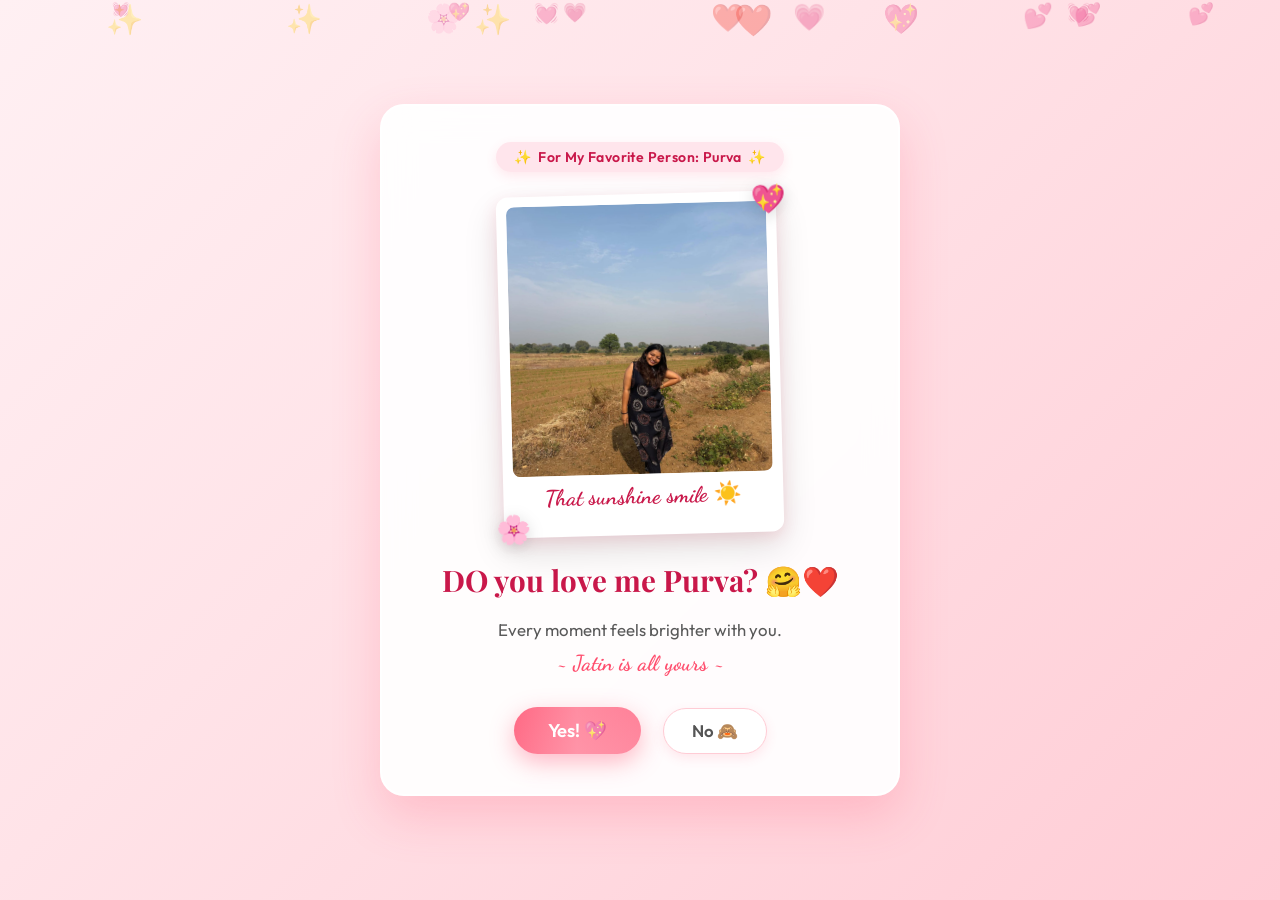
<file: index.html>
<!DOCTYPE html>
<html lang="en">
  <head>
    <meta charset="UTF-8" />
    <meta name="viewport" content="width=device-width, initial-scale=1.0, maximum-scale=1.0, user-scalable=no" />
    <title>Do You Love Me, Purva? 💖 | For Purva from Jatin</title>
    <meta name="description" content="A special question from Jatin to Purva." />
    <link rel="stylesheet" href="./style.css" />
  </head>
  <body>
    <div class="container">
      <div class="badge">
        <span>✨</span> For My Favorite Person: Purva <span>✨</span>
      </div>

      <div class="photo-frame-wrapper">
        <div class="polaroid-card">
          <span class="floating-sticker sticker-top-right">💖</span>
          <img
            src="public/purvaP1.jpeg"
            alt="Beautiful Purva"
            class="polaroid-img"
            loading="eager"
          />
          <div class="polaroid-caption">That sunshine smile ☀️</div>
          <span class="floating-sticker sticker-bottom-left">🌸</span>
        </div>
      </div>

      <h1>DO you love me Purva? 🤗❤️</h1>
      <p class="subtitle">
        Every moment feels brighter with you. <br />
        <span class="author-tag">~ Jatin is all yours ~</span>
      </p>

      <div class="btn-group">
        <a href="yes.html" class="btn-custom btn-yes" id="yes-btn">
          Yes! 💖
        </a>
        <a href="no1.html" class="btn-custom btn-no" id="no-btn">
          No 🙈
        </a>
      </div>
    </div>

    <script src="./script.js"></script>
  </body>
</html>
</file>
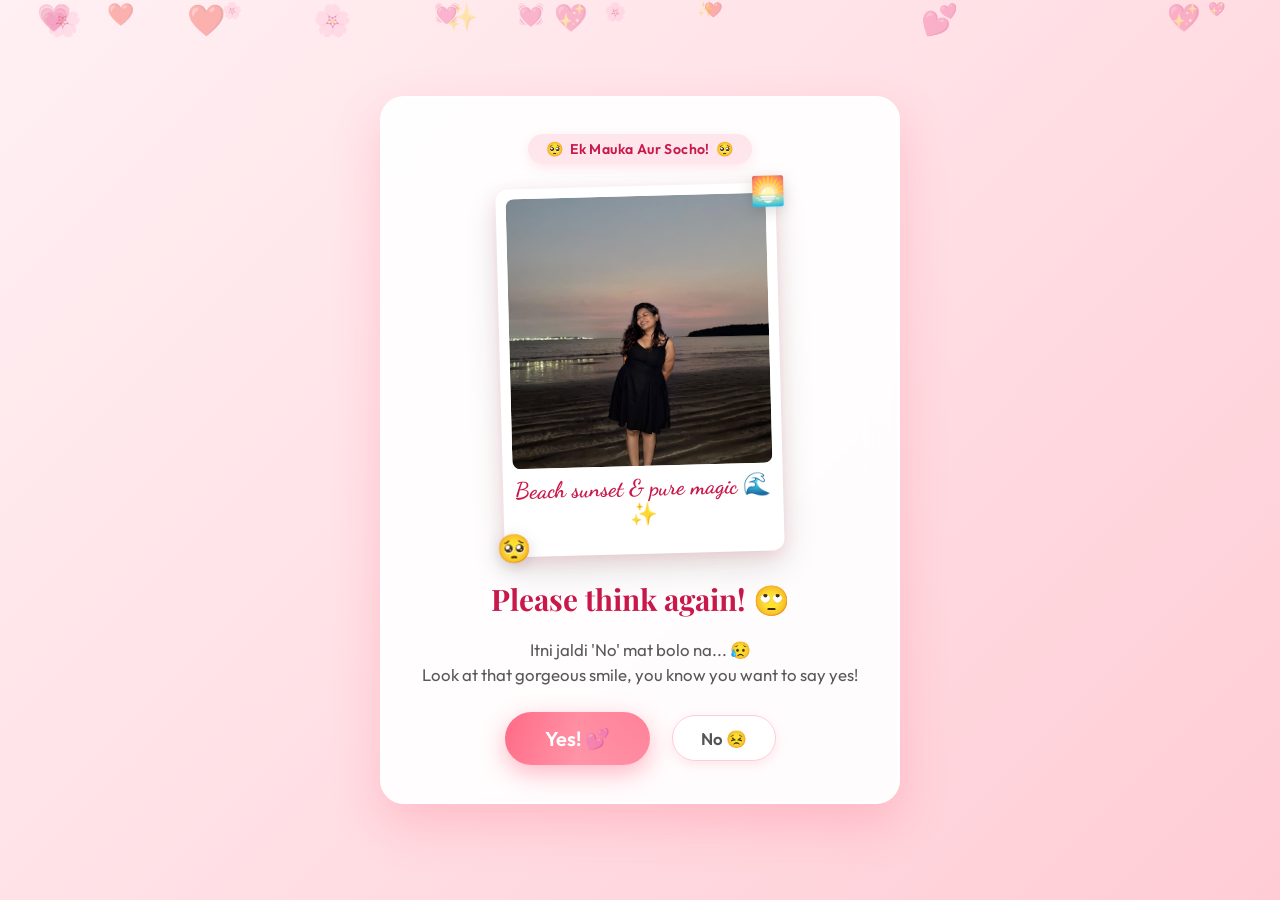
<file: no1.html>
<!DOCTYPE html>
<html lang="en">
  <head>
    <meta charset="UTF-8" />
    <meta name="viewport" content="width=device-width, initial-scale=1.0, maximum-scale=1.0, user-scalable=no" />
    <title>Please Think Again, Purva! 🥺 | For Purva from Jatin</title>
    <meta name="description" content="Please think again Purva! A special question from Jatin." />
    <link rel="stylesheet" href="./style.css" />
  </head>
  <body>
    <div class="container">
      <div class="badge">
        <span>🥺</span> Ek Mauka Aur Socho! <span>🥺</span>
      </div>

      <div class="photo-frame-wrapper">
        <div class="polaroid-card">
          <span class="floating-sticker sticker-top-right">🌅</span>
          <img
            src="public/purvaP2.jpeg"
            alt="Purva at the beach"
            class="polaroid-img"
            loading="eager"
          />
          <div class="polaroid-caption">Beach sunset & pure magic 🌊✨</div>
          <span class="floating-sticker sticker-bottom-left">🥺</span>
        </div>
      </div>

      <h1>Please think again! 🙄</h1>
      <p class="subtitle">
        Itni jaldi 'No' mat bolo na... 😥 <br />
        Look at that gorgeous smile, you know you want to say yes!
      </p>

      <div class="btn-group">
        <a href="yes.html" class="btn-custom btn-yes btn-yes-grow-1">
          Yes! 💕
        </a>
        <a href="no2.html" class="btn-custom btn-no">
          No 😣
        </a>
      </div>
    </div>

    <script src="./script.js"></script>
  </body>
</html>
</file>
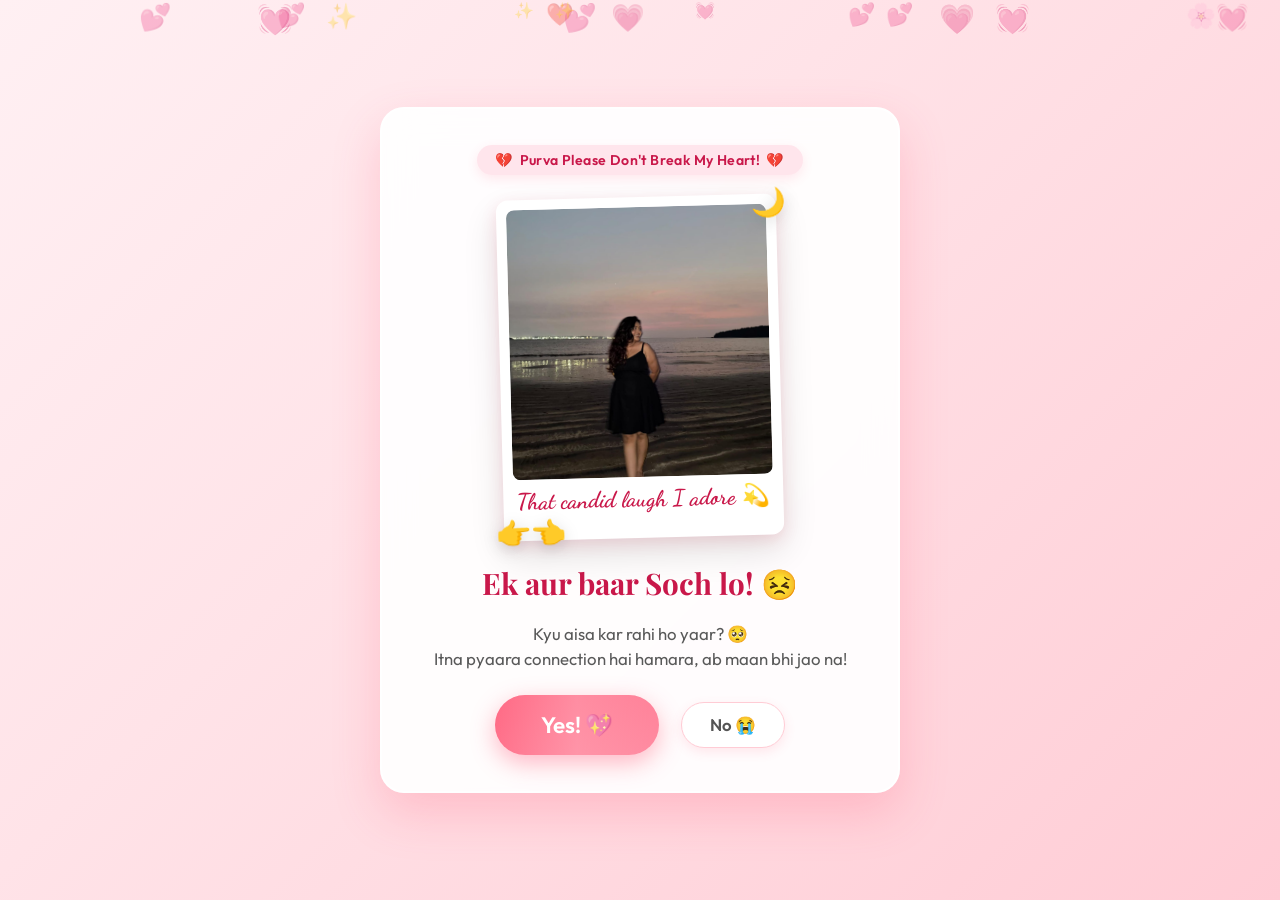
<file: no2.html>
<!DOCTYPE html>
<html lang="en">
  <head>
    <meta charset="UTF-8" />
    <meta name="viewport" content="width=device-width, initial-scale=1.0, maximum-scale=1.0, user-scalable=no" />
    <title>Ek Aur Baar Soch Lo! 😣 | For Purva from Jatin</title>
    <meta name="description" content="Ek aur baar soch lo Purva! Dil toot raha hai Jatin ka." />
    <link rel="stylesheet" href="./style.css" />
  </head>
  <body>
    <div class="container">
      <div class="badge">
        <span>💔</span> Purva Please Don't Break My Heart! <span>💔</span>
      </div>

      <div class="photo-frame-wrapper">
        <div class="polaroid-card">
          <span class="floating-sticker sticker-top-right">🌙</span>
          <img
            src="public/purvaP3.jpeg"
            alt="Purva laughing by the beach"
            class="polaroid-img"
            loading="eager"
          />
          <div class="polaroid-caption">That candid laugh I adore 💫</div>
          <span class="floating-sticker sticker-bottom-left">👉👈</span>
        </div>
      </div>

      <h1>Ek aur baar Soch lo! 😣</h1>
      <p class="subtitle">
        Kyu aisa kar rahi ho yaar? 🥺 <br />
        Itna pyaara connection hai hamara, ab maan bhi jao na!
      </p>

      <div class="btn-group">
        <a href="yes.html" class="btn-custom btn-yes btn-yes-grow-2">
          Yes! 💖
        </a>
        <a href="no3.html" class="btn-custom btn-no">
          No 😭
        </a>
      </div>
    </div>

    <script src="./script.js"></script>
  </body>
</html>
</file>
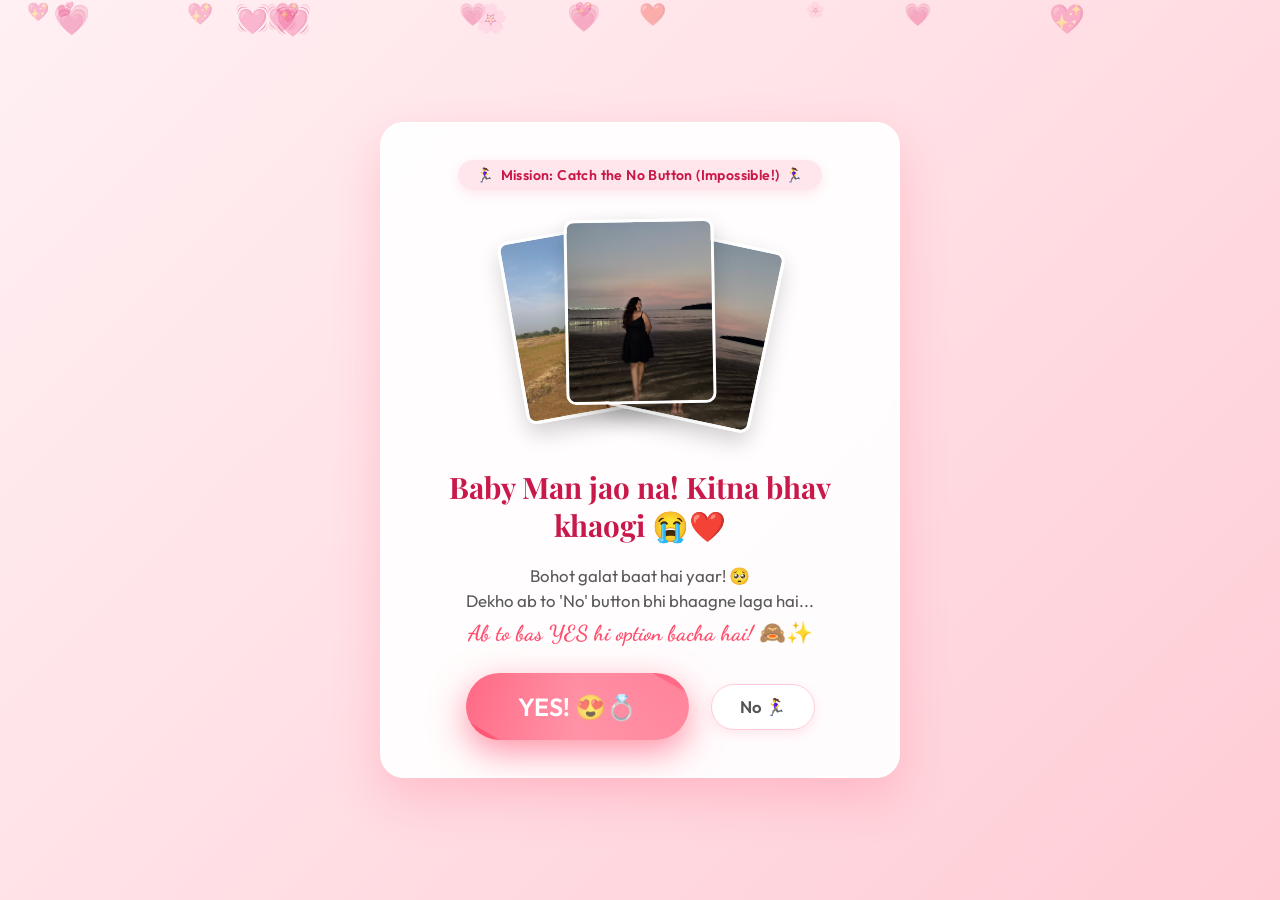
<file: no3.html>
<!DOCTYPE html>
<html lang="en">
  <head>
    <meta charset="UTF-8" />
    <meta name="viewport" content="width=device-width, initial-scale=1.0, maximum-scale=1.0, user-scalable=no" />
    <title>Baby Maan Jao Na! 😭 | For Purva from Jatin</title>
    <meta name="description" content="Baby maan jao na Purva! Kitna bhav khaogi." />
    <link rel="stylesheet" href="./style.css" />
  </head>
  <body>
    <div class="container">
      <div class="badge">
        <span>🏃‍♀️</span> Mission: Catch the No Button (Impossible!) <span>🏃‍♀️</span>
      </div>

      <div class="stacked-photos">
        <img src="public/purvaP1.jpeg" alt="Purva 1" class="stacked-thumb thumb-1" />
        <img src="public/purvaP2.jpeg" alt="Purva 2" class="stacked-thumb thumb-2" />
        <img src="public/purvaP3.jpeg" alt="Purva 3" class="stacked-thumb thumb-3" />
      </div>

      <h1>Baby Man jao na! Kitna bhav khaogi 😭❤️</h1>
      <p class="subtitle">
        Bohot galat baat hai yaar! 🥺 <br />
        Dekho ab to 'No' button bhi bhaagne laga hai... <br />
        <span class="author-tag">Ab to bas YES hi option bacha hai! 🙈✨</span>
      </p>

      <div class="btn-group">
        <a href="yes.html" class="btn-custom btn-yes btn-yes-huge">
          YES! 😍💍
        </a>
        <a href="#" id="move-random" class="btn-custom btn-no">
          No 🏃‍♀️
        </a>
      </div>
    </div>

    <script src="./script.js"></script>
  </body>
</html>
</file>
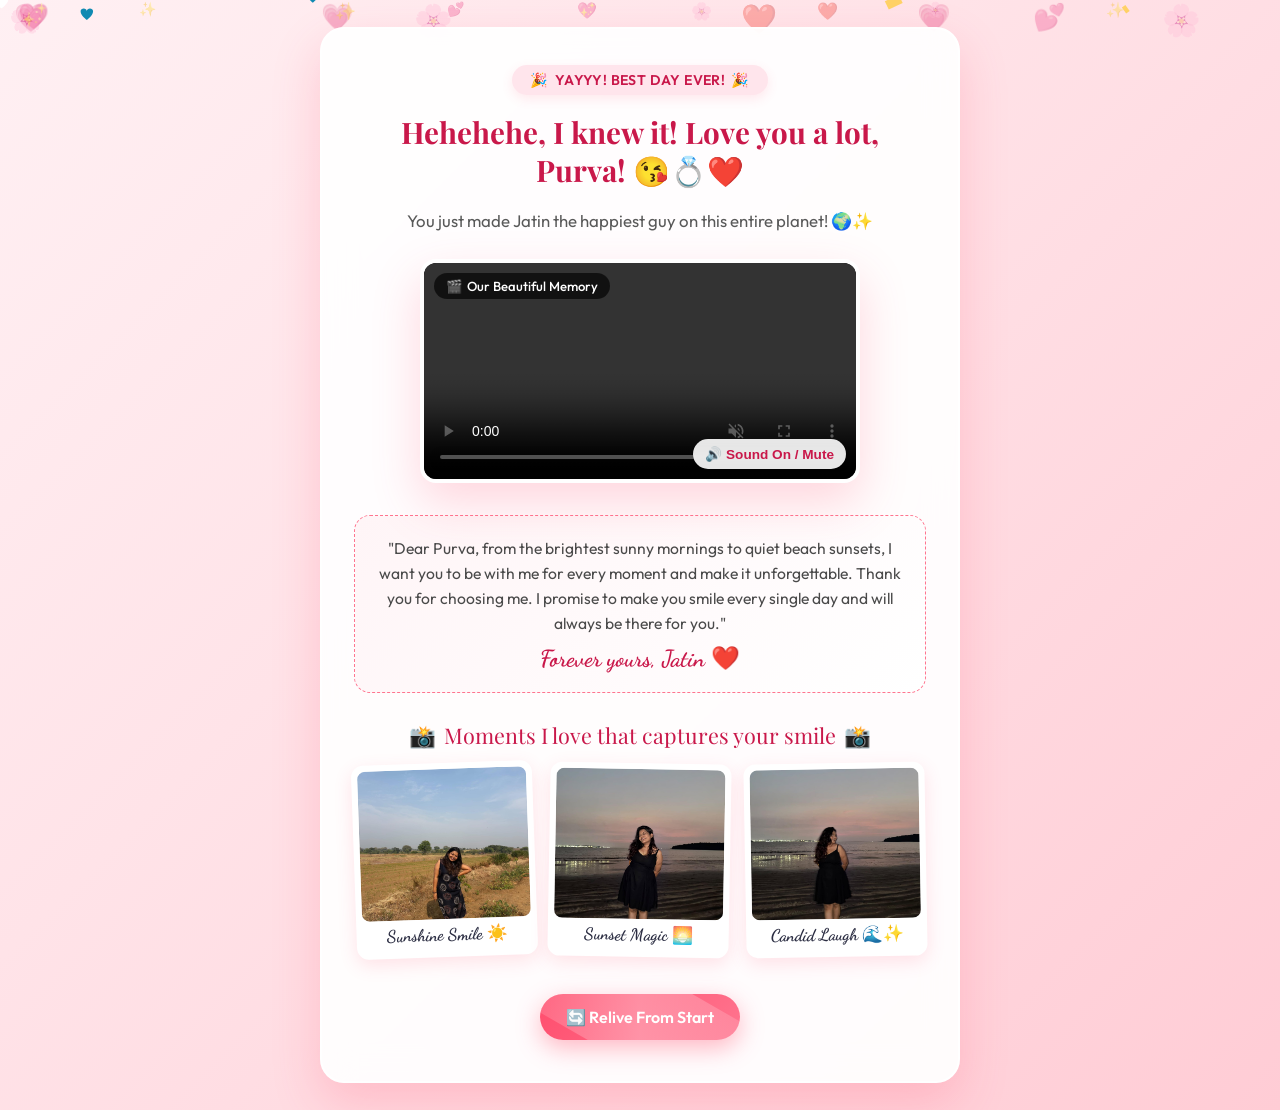
<file: yes.html>
<!DOCTYPE html>
<html lang="en">
  <head>
    <meta charset="UTF-8" />
    <meta name="viewport" content="width=device-width, initial-scale=1.0, maximum-scale=1.0, user-scalable=no" />
    <title>SHE SAID YES! 🎉💖 | Purva & Jatin Forever</title>
    <meta name="description" content="Purva said YES! Celebration page for Purva and Jatin." />
    <link rel="stylesheet" href="./style.css" />
  </head>
  <body>
    <!-- Confetti canvas for celebration burst -->
    <canvas id="confetti-canvas"></canvas>

    <div class="container celebrate-container">
      <div class="badge">
        <span>🎉</span> YAYYY! BEST DAY EVER! <span>🎉</span>
      </div>

      <h1>Hehehehe, I knew it! Love you a lot, Purva! 😘💍❤️</h1>
      <p class="subtitle">
        You just made Jatin the happiest guy on this entire planet! 🌍✨
      </p>

      <!-- Video Player for public/purvaV1.mp4 -->
      <div class="video-card">
        <div class="video-badge">
          <span>🎬</span> Our Beautiful Memory
        </div>
        <video
          id="purva-video"
          class="video-player"
          autoplay
          loop
          muted
          playsinline
          controls
        >
          <source src="public/purvaV1.mp4" type="video/mp4" />
          Your browser does not support the video tag.
        </video>
        <div class="video-controls-overlay">
          <button id="unmute-btn" class="control-btn" type="button">
            🔊 Sound On / Mute
          </button>
        </div>
      </div>

      <!-- Sweet Love Note -->
      <div class="love-note">
        <p>
          "Dear Purva, from the brightest sunny mornings to quiet beach sunsets,
          I want you to be with me for every moment and make it unforgettable.
          Thank you for choosing me.
          I promise to make you smile every single day and will always be there for you."
        </p>
        <div class="signature">Forever yours, Jatin ❤️</div>
      </div>

      <!-- Memories Gallery showcasing public/purvaP1, public/purvaP2, public/purvaP3 -->
      <div class="memories-section">
        <div class="memories-title">
          <span>📸</span> Moments I love that captures your smile <span>📸</span>
        </div>
        <div class="gallery-grid">
          <div class="gallery-item">
            <img src="public/purvaP1.jpeg" alt="Purva's smile" class="gallery-img" />
            <div class="gallery-caption">Sunshine Smile ☀️</div>
          </div>
          <div class="gallery-item">
            <img src="public/purvaP2.jpeg" alt="Purva at sunset" class="gallery-img" />
            <div class="gallery-caption">Sunset Magic 🌅</div>
          </div>
          <div class="gallery-item">
            <img src="public/purvaP3.jpeg" alt="Purva beach laugh" class="gallery-img" />
            <div class="gallery-caption">Candid Laugh 🌊✨</div>
          </div>
        </div>
      </div>

      <!-- Replay / Action Button -->
      <div class="btn-group" style="margin-top: 15px;">
        <a href="index.html" class="btn-custom btn-yes" style="font-size: 1rem; padding: 10px 26px;">
          🔄 Relive From Start
        </a>
      </div>
    </div>

    <script src="./script.js"></script>
  </body>
</html>
</file>
<file: style.css>
@import url('https://fonts.googleapis.com/css2?family=Dancing+Script:wght@600;700&family=Outfit:wght@300;400;500;600;700;800&family=Playfair+Display:ital,wght@0,600;0,700;1,600&display=swap');

:root {
  --primary: #ff4d6d;
  --primary-hover: #ff2a55;
  --primary-light: #ffe5ec;
  --primary-glow: rgba(255, 77, 109, 0.4);
  --secondary: #ff758f;
  --accent: #c9184a;
  --bg-gradient: linear-gradient(135deg, #fff0f3 0%, #ffe3e8 40%, #ffccd5 100%);
  --card-bg: rgba(255, 255, 255, 0.92);
  --card-border: rgba(255, 255, 255, 0.98);
  --text-dark: #2b2d42;
  --text-muted: #595959;
  --shadow-sm: 0 4px 12px rgba(255, 77, 109, 0.12);
  --shadow-md: 0 12px 32px rgba(255, 77, 109, 0.18);
  --shadow-lg: 0 20px 48px rgba(255, 77, 109, 0.22);
  --radius-lg: 24px;
  --radius-md: 16px;
  --radius-sm: 10px;
}

* {
  margin: 0;
  padding: 0;
  box-sizing: border-box;
  -webkit-tap-highlight-color: transparent;
}

html, body {
  width: 100%;
  min-height: 100vh;
  min-height: 100dvh;
  margin: 0;
  padding: 0;
  overflow-x: hidden;
}

body {
  display: flex;
  justify-content: center;
  align-items: center;
  background: var(--bg-gradient);
  font-family: 'Outfit', sans-serif;
  color: var(--text-dark);
  position: relative;
  padding: clamp(12px, 3vh, 32px) clamp(12px, 3vw, 24px);
}

/* Floating background hearts */
.hearts-bg {
  position: fixed;
  top: 0;
  left: 0;
  width: 100vw;
  height: 100vh;
  pointer-events: none;
  z-index: 0;
  overflow: hidden;
}

.floating-heart {
  position: absolute;
  color: rgba(255, 107, 129, 0.35);
  font-size: clamp(14px, 2.5vw, 22px);
  animation: floatUp 8s linear infinite;
  user-select: none;
}

@keyframes floatUp {
  0% {
    transform: translateY(105vh) scale(0.6) rotate(0deg);
    opacity: 0;
  }
  15% {
    opacity: 0.8;
  }
  85% {
    opacity: 0.8;
  }
  100% {
    transform: translateY(-10vh) scale(1.2) rotate(360deg);
    opacity: 0;
  }
}

/* Main Container Card */
.container {
  position: relative;
  z-index: 10;
  background: var(--card-bg);
  backdrop-filter: blur(16px);
  -webkit-backdrop-filter: blur(16px);
  border: 2px solid var(--card-border);
  border-radius: var(--radius-lg);
  box-shadow: var(--shadow-lg);
  padding: clamp(20px, 4vh, 36px) clamp(16px, 4vw, 32px);
  width: 100%;
  max-width: 520px;
  display: flex;
  flex-direction: column;
  align-items: center;
  text-align: center;
  gap: clamp(12px, 2vh, 20px);
  animation: scaleIn 0.5s cubic-bezier(0.175, 0.885, 0.32, 1.275);
}

@keyframes scaleIn {
  from {
    opacity: 0;
    transform: scale(0.92) translateY(15px);
  }
  to {
    opacity: 1;
    transform: scale(1) translateY(0);
  }
}

/* Top decorative badge */
.badge {
  display: inline-flex;
  align-items: center;
  justify-content: center;
  gap: 6px;
  background: #ffe5ec;
  color: var(--accent);
  padding: 6px clamp(12px, 3vw, 18px);
  border-radius: 999px;
  font-size: clamp(0.75rem, 2.2vw, 0.88rem);
  font-weight: 600;
  letter-spacing: 0.4px;
  box-shadow: var(--shadow-sm);
  max-width: 100%;
  animation: gentlePulse 2.5s ease-in-out infinite;
}

@keyframes gentlePulse {
  0%, 100% { transform: scale(1); }
  50% { transform: scale(1.04); }
}

/* Photo Frames (Polaroid style) */
.photo-frame-wrapper {
  position: relative;
  perspective: 1000px;
  margin: 4px 0 8px;
  width: 100%;
  display: flex;
  justify-content: center;
}

.polaroid-card {
  background: #ffffff;
  padding: 10px 10px clamp(18px, 3vh, 26px) 10px;
  border-radius: 12px;
  box-shadow: 0 15px 35px rgba(0, 0, 0, 0.12), 0 5px 15px rgba(255, 77, 109, 0.15);
  transform: rotate(-1.5deg);
  transition: all 0.35s ease;
  position: relative;
  width: 100%;
  max-width: clamp(210px, 60vw, 280px);
  margin: 0 auto;
}

.polaroid-card:hover {
  transform: rotate(0deg) scale(1.02);
  box-shadow: 0 20px 40px rgba(255, 77, 109, 0.22);
}

.polaroid-img {
  width: 100%;
  height: clamp(190px, 35vh, 270px);
  object-fit: cover;
  border-radius: 8px;
  display: block;
}

.polaroid-caption {
  font-family: 'Dancing Script', cursive;
  font-size: clamp(1.15rem, 3.5vw, 1.4rem);
  color: var(--accent);
  margin-top: 8px;
  font-weight: 700;
}

.floating-sticker {
  position: absolute;
  font-size: clamp(20px, 5vw, 28px);
  filter: drop-shadow(0 4px 8px rgba(0,0,0,0.15));
  z-index: 5;
  animation: bounceSticker 2s ease-in-out infinite alternate;
}

.sticker-top-right {
  top: -10px;
  right: -10px;
}

.sticker-bottom-left {
  bottom: -8px;
  left: -8px;
  animation-delay: 0.5s;
}

@keyframes bounceSticker {
  from { transform: translateY(0) rotate(-6deg); }
  to { transform: translateY(-6px) rotate(6deg); }
}

/* Stacked Photos on no3.html */
.stacked-photos {
  position: relative;
  width: clamp(220px, 65vw, 270px);
  height: clamp(170px, 28vh, 230px);
  margin: 6px auto;
}

.stacked-thumb {
  position: absolute;
  width: clamp(110px, 34vw, 150px);
  height: clamp(140px, 24vh, 185px);
  object-fit: cover;
  border-radius: 10px;
  border: 3.5px solid #fff;
  box-shadow: 0 10px 22px rgba(0, 0, 0, 0.18);
  transition: transform 0.3s ease;
}

.thumb-1 {
  left: 6px;
  top: 15px;
  transform: rotate(-10deg);
  z-index: 1;
}

.thumb-2 {
  right: 6px;
  top: 22px;
  transform: rotate(12deg);
  z-index: 2;
}

.thumb-3 {
  left: 50%;
  transform: translateX(-50%) rotate(-1deg);
  top: 5px;
  z-index: 3;
}

.stacked-photos:hover .thumb-1 { transform: rotate(-16deg) translate(-8px, 0); }
.stacked-photos:hover .thumb-2 { transform: rotate(16deg) translate(8px, 0); }
.stacked-photos:hover .thumb-3 { transform: translateX(-50%) scale(1.05); }

/* Headings and Typography */
h1 {
  font-family: 'Playfair Display', serif;
  font-size: clamp(1.35rem, 4.2vw, 1.85rem);
  color: var(--accent);
  line-height: 1.3;
  font-weight: 700;
  max-width: 100%;
  word-break: break-word;
}

.subtitle {
  font-size: clamp(0.9rem, 2.5vw, 1.05rem);
  color: var(--text-muted);
  line-height: 1.5;
  font-weight: 400;
}

.author-tag {
  font-family: 'Dancing Script', cursive;
  font-size: clamp(1.15rem, 3.5vw, 1.35rem);
  color: var(--primary);
  font-weight: 700;
  display: inline-block;
  margin-top: 4px;
}

/* Button Group */
.btn-group {
  display: flex;
  gap: clamp(12px, 3vw, 22px);
  justify-content: center;
  align-items: center;
  margin-top: 6px;
  flex-wrap: wrap;
  width: 100%;
  position: relative;
  min-height: 55px;
}

.btn-custom {
  display: inline-flex;
  align-items: center;
  justify-content: center;
  gap: 8px;
  text-decoration: none;
  font-weight: 600;
  border-radius: 999px;
  transition: all 0.25s cubic-bezier(0.175, 0.885, 0.32, 1.275);
  cursor: pointer;
  border: none;
  font-family: 'Outfit', sans-serif;
  user-select: none;
  min-height: 46px;
  touch-action: manipulation;
}

.btn-yes {
  background: linear-gradient(135deg, #ff4d6d, #ff758f);
  color: #ffffff;
  padding: 12px clamp(24px, 5vw, 34px);
  font-size: clamp(1rem, 2.6vw, 1.15rem);
  box-shadow: 0 8px 24px var(--primary-glow);
  position: relative;
  overflow: hidden;
}

.btn-yes::after {
  content: '';
  position: absolute;
  top: -50%;
  left: -50%;
  width: 200%;
  height: 200%;
  background: linear-gradient(60deg, transparent, rgba(255,255,255,0.3), transparent);
  transform: rotate(30deg);
  animation: shine 3s infinite;
}

@keyframes shine {
  0% { transform: translateX(-100%) rotate(30deg); }
  20%, 100% { transform: translateX(100%) rotate(30deg); }
}

.btn-yes:hover {
  transform: translateY(-3px) scale(1.05);
  box-shadow: 0 12px 30px rgba(255, 77, 109, 0.5);
  color: #fff;
}

.btn-yes-grow-1 {
  padding: 14px clamp(28px, 6vw, 40px);
  font-size: clamp(1.08rem, 2.8vw, 1.25rem);
  animation: pulseButton 1.8s infinite;
}

.btn-yes-grow-2 {
  padding: 16px clamp(32px, 7vw, 46px);
  font-size: clamp(1.15rem, 3.2vw, 1.4rem);
  animation: pulseButton 1.4s infinite;
}

.btn-yes-huge {
  padding: 18px clamp(36px, 8vw, 52px);
  font-size: clamp(1.25rem, 3.8vw, 1.55rem);
  animation: pulseButton 1.1s infinite;
  box-shadow: 0 12px 35px rgba(255, 77, 109, 0.6);
}

@keyframes pulseButton {
  0%, 100% { transform: scale(1); }
  50% { transform: scale(1.06); }
}

.btn-no {
  background: #ffffff;
  color: #555;
  padding: 11px clamp(20px, 4vw, 28px);
  font-size: clamp(0.95rem, 2.4vw, 1.05rem);
  border: 1.5px solid #ffccd5;
  box-shadow: var(--shadow-sm);
}

.btn-no:hover {
  background: #fff0f3;
  color: #333;
  transform: translateY(-2px);
}

/* Running runaway No button */
#move-random {
  transition: all 0.2s cubic-bezier(0.25, 0.8, 0.25, 1);
  z-index: 1000;
  white-space: nowrap;
}

/* Celebration / YES Page Styles */
.celebrate-container {
  max-width: 640px;
  padding: clamp(24px, 4vh, 40px) clamp(16px, 4vw, 32px);
}

.video-card {
  position: relative;
  width: 100%;
  max-width: 440px;
  border-radius: var(--radius-md);
  overflow: hidden;
  box-shadow: var(--shadow-lg);
  border: 4px solid #ffffff;
  background: #000;
  margin: 8px 0;
}

.video-player {
  width: 100%;
  max-height: clamp(260px, 48vh, 420px);
  display: block;
  object-fit: cover;
  border-radius: calc(var(--radius-md) - 4px);
}

.video-badge {
  position: absolute;
  top: 10px;
  left: 10px;
  background: rgba(0, 0, 0, 0.65);
  backdrop-filter: blur(8px);
  color: #fff;
  padding: 5px 12px;
  border-radius: 999px;
  font-size: clamp(0.72rem, 2vw, 0.82rem);
  font-weight: 500;
  display: flex;
  align-items: center;
  gap: 5px;
  z-index: 2;
}

.video-controls-overlay {
  position: absolute;
  bottom: 10px;
  right: 10px;
  display: flex;
  gap: 6px;
  z-index: 3;
}

.control-btn {
  background: rgba(255, 255, 255, 0.9);
  border: none;
  padding: 7px 12px;
  border-radius: 999px;
  font-size: clamp(0.75rem, 2vw, 0.85rem);
  font-weight: 600;
  color: var(--accent);
  cursor: pointer;
  display: flex;
  align-items: center;
  gap: 5px;
  transition: all 0.2s ease;
  backdrop-filter: blur(4px);
}

.control-btn:hover {
  background: #fff;
  transform: scale(1.04);
}

/* Memories Gallery on YES page */
.memories-section {
  width: 100%;
  margin-top: 10px;
}

.memories-title {
  font-family: 'Playfair Display', serif;
  font-size: clamp(1.15rem, 3.4vw, 1.35rem);
  color: var(--accent);
  margin-bottom: 14px;
  display: flex;
  align-items: center;
  justify-content: center;
  gap: 8px;
  flex-wrap: wrap;
}

.gallery-grid {
  display: grid;
  grid-template-columns: repeat(3, 1fr);
  gap: clamp(8px, 2vw, 14px);
  width: 100%;
}

.gallery-item {
  background: #ffffff;
  padding: 6px 6px 12px 6px;
  border-radius: 12px;
  box-shadow: 0 6px 18px rgba(255, 77, 109, 0.15);
  transition: all 0.3s ease;
  position: relative;
  text-align: center;
}

.gallery-item:hover {
  transform: translateY(-4px) scale(1.03);
  box-shadow: 0 12px 24px rgba(255, 77, 109, 0.22);
}

.gallery-item:nth-child(1) { transform: rotate(-2deg); }
.gallery-item:nth-child(2) { transform: rotate(1deg); }
.gallery-item:nth-child(3) { transform: rotate(-1deg); }

.gallery-item:nth-child(1):hover,
.gallery-item:nth-child(2):hover,
.gallery-item:nth-child(3):hover {
  transform: translateY(-4px) rotate(0deg) scale(1.03);
}

.gallery-img {
  width: 100%;
  height: clamp(100px, 18vh, 150px);
  object-fit: cover;
  border-radius: 8px;
  display: block;
}

.gallery-caption {
  font-family: 'Dancing Script', cursive;
  font-size: clamp(0.9rem, 2.5vw, 1.05rem);
  color: var(--text-dark);
  margin-top: 6px;
  font-weight: 700;
  line-height: 1.2;
}

/* Sweet Love Note */
.love-note {
  background: linear-gradient(135deg, #fff5f7, #ffffff);
  border: 1px dashed var(--secondary);
  border-radius: var(--radius-md);
  padding: clamp(14px, 3vh, 20px) clamp(14px, 3vw, 22px);
  margin-top: 6px;
  width: 100%;
}

.love-note p {
  font-size: clamp(0.88rem, 2.3vw, 0.98rem);
  color: #4a4a4a;
  line-height: 1.6;
}

.love-note .signature {
  font-family: 'Dancing Script', cursive;
  font-size: clamp(1.2rem, 3.5vw, 1.45rem);
  color: var(--accent);
  margin-top: 8px;
  font-weight: 700;
}

/* Confetti canvas */
#confetti-canvas {
  position: fixed;
  top: 0;
  left: 0;
  width: 100vw;
  height: 100vh;
  pointer-events: none;
  z-index: 1000;
}

/* Click heart burst */
.click-heart {
  position: fixed;
  pointer-events: none;
  user-select: none;
  animation: heartExplode 0.9s cubic-bezier(0.1, 0.8, 0.3, 1) forwards;
  z-index: 9999;
}

@keyframes heartExplode {
  0% {
    opacity: 1;
    transform: translate(-50%, -50%) scale(0.6);
  }
  100% {
    opacity: 0;
    transform: translate(-50%, -100px) scale(1.6) rotate(20deg);
  }
}

/* Responsive adjustments for phones and tablets */
@media (max-width: 480px) {
  .gallery-grid {
    grid-template-columns: repeat(3, 1fr);
    gap: 6px;
  }

  .gallery-item {
    padding: 4px 4px 8px 4px;
  }

  .gallery-img {
    height: 95px;
  }

  .gallery-caption {
    font-size: 0.85rem;
    margin-top: 4px;
  }

  .btn-group {
    flex-direction: column;
    width: 100%;
    gap: 10px;
  }

  .btn-custom {
    width: 100%;
  }

  #move-random {
    width: auto !important;
  }
}

/* Support for landscape mobile */
@media (max-height: 520px) and (orientation: landscape) {
  body {
    padding: 10px;
    align-items: flex-start;
  }

  .container {
    max-width: 90%;
    gap: 12px;
  }

  .polaroid-img {
    height: 160px;
  }

  .stacked-photos {
    height: 150px;
  }

  .stacked-thumb {
    height: 130px;
  }
}
</file>
